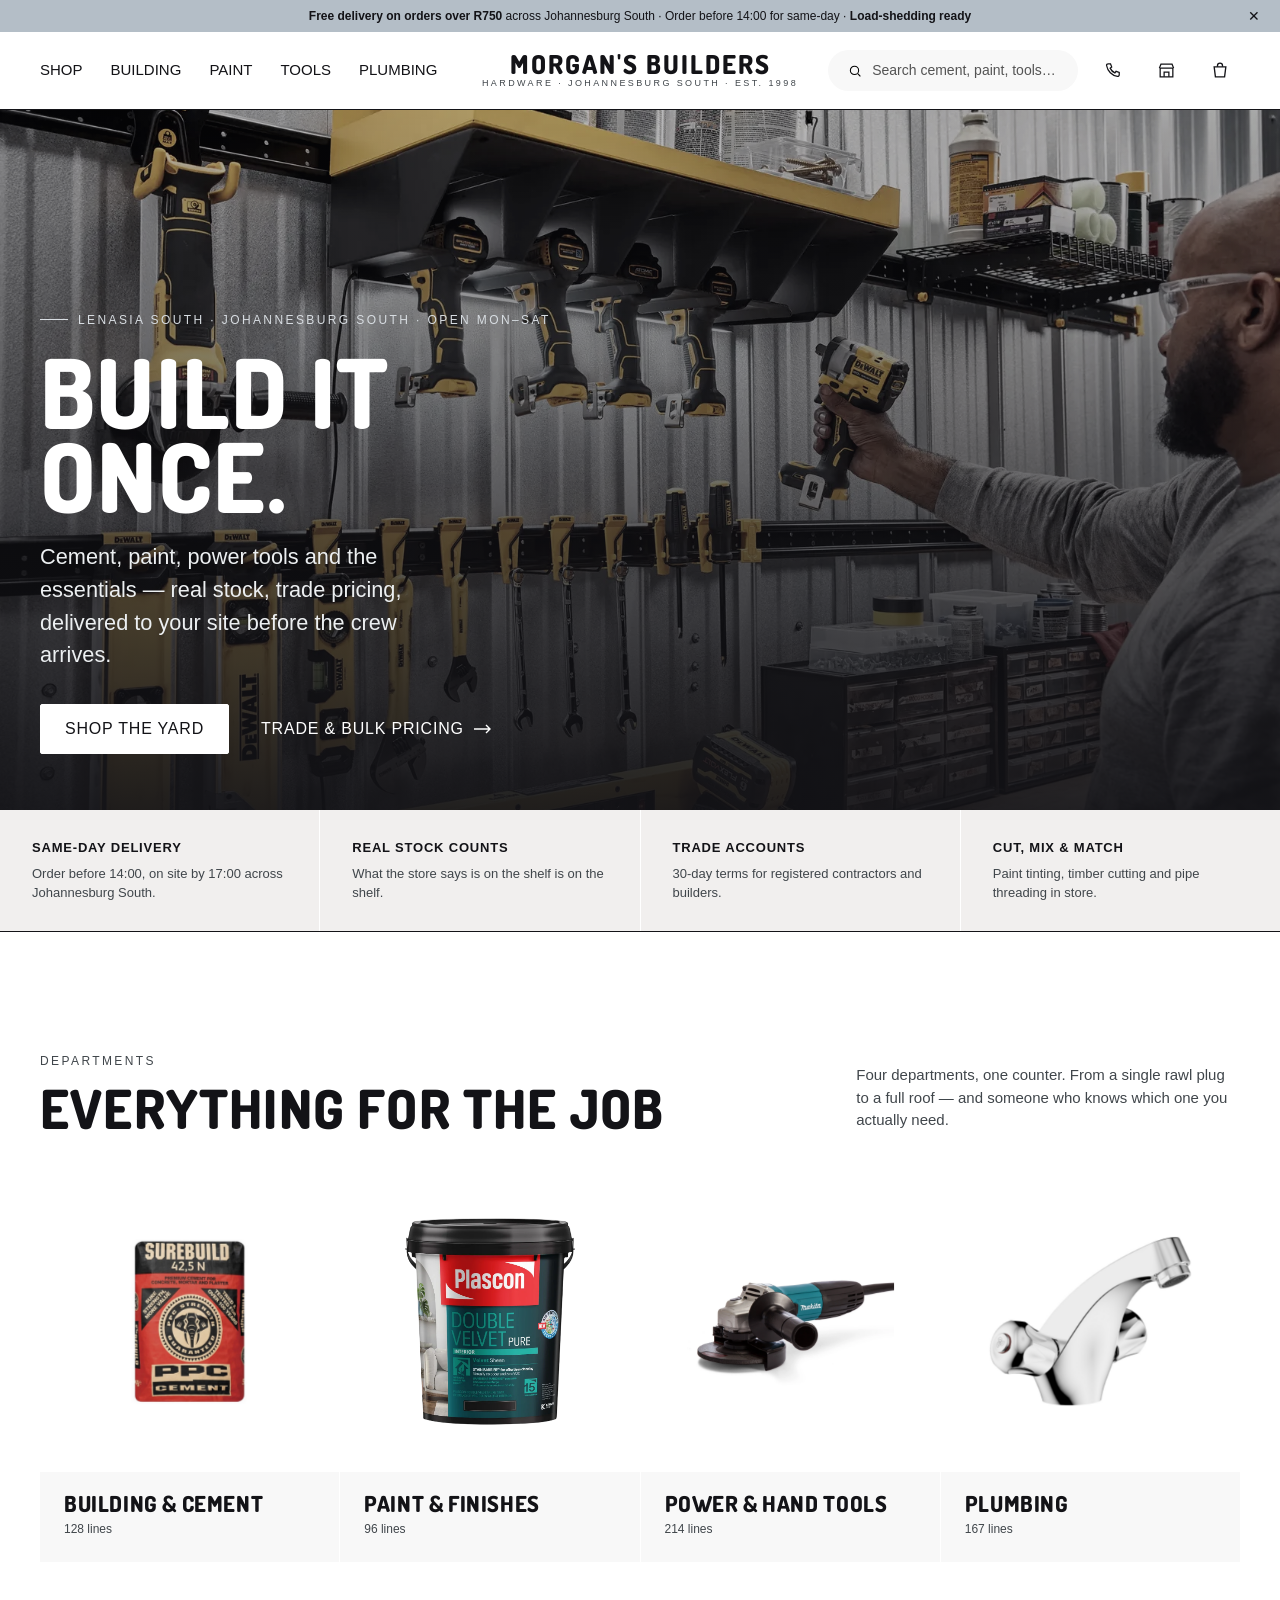
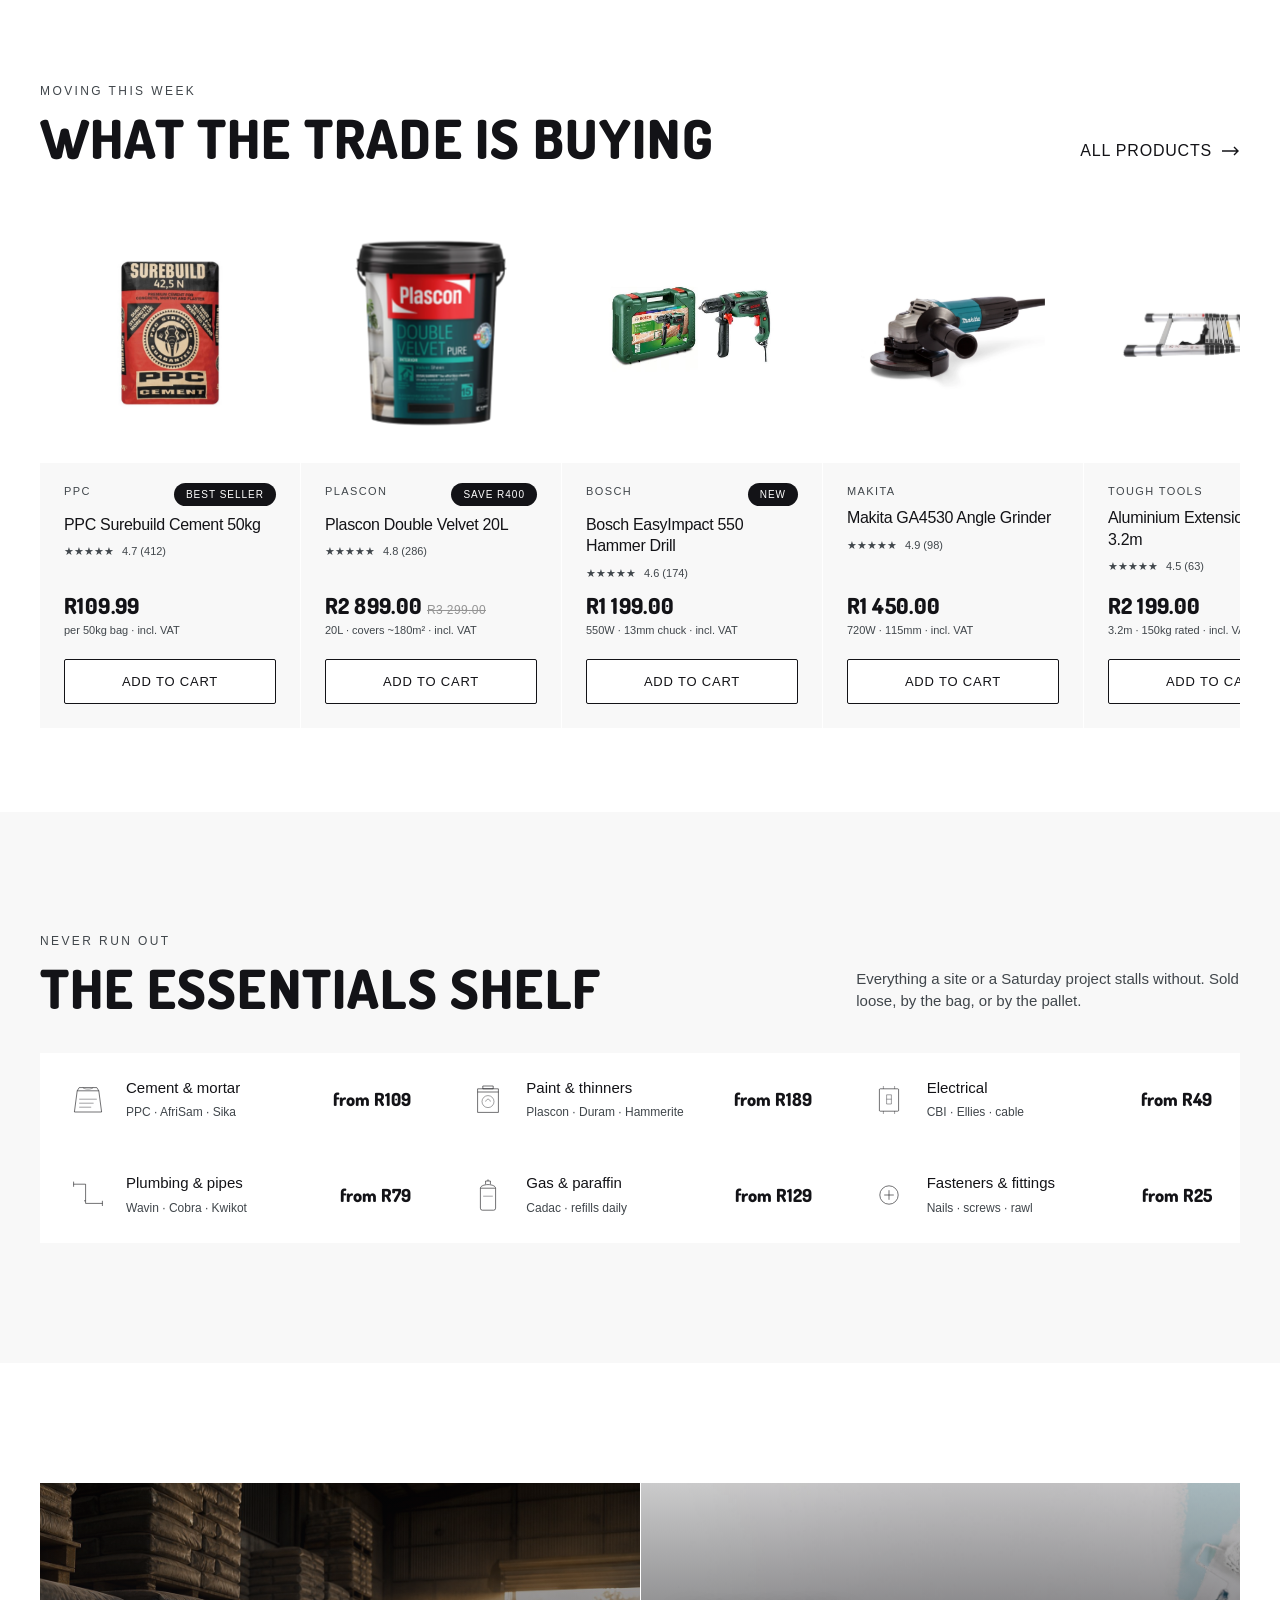
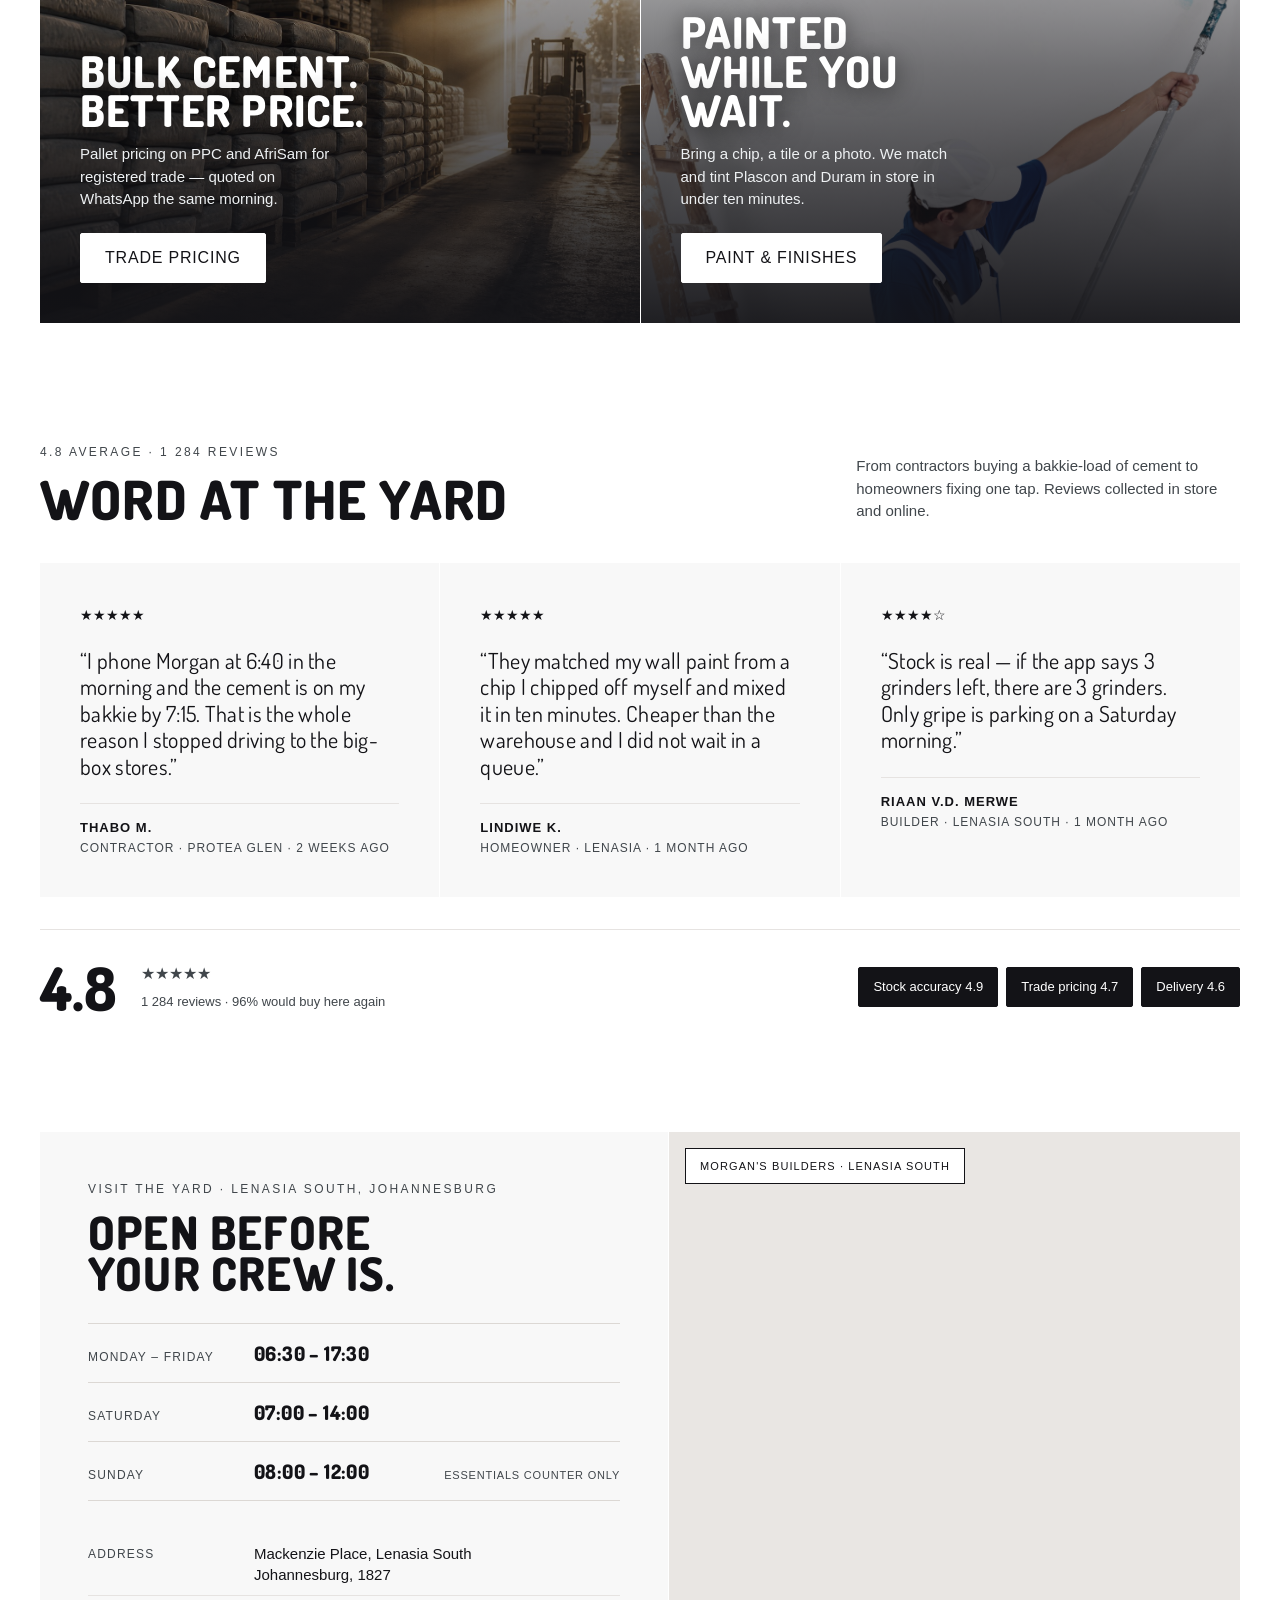
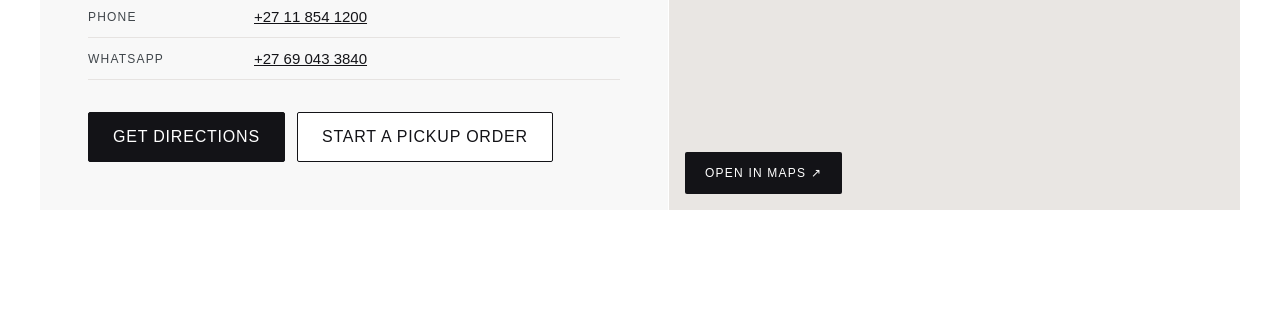
<file: index.html>
<!DOCTYPE html>
<html lang="en-ZA">
<head>
<meta charset="utf-8">
<meta name="viewport" content="width=device-width,initial-scale=1">
<title>Morgan's Builders — Hardware, Building Materials & Essentials · Johannesburg South</title>
<meta name="description" content="Cement, paint, power tools, plumbing and the essentials. Trade pricing, same-day delivery across Johannesburg South. Morgan's Builders, Lenasia South since 1998.">
<link rel="preconnect" href="https://fonts.googleapis.com">
<link rel="preconnect" href="https://fonts.gstatic.com" crossorigin>
<link href="https://fonts.googleapis.com/css2?family=Dosis:wght@400;600;800;900&display=swap" rel="stylesheet">
<link rel="stylesheet" href="assets/css/main.css?v=16">
<link rel="icon" href="data:image/svg+xml,<svg xmlns='http://www.w3.org/2000/svg' viewBox='0 0 32 32'><rect width='32' height='32' fill='%23131317'/><text x='16' y='24' font-family='Arial' font-size='20' font-weight='bold' fill='%23fff' text-anchor='middle'>M</text></svg>">
</head>
<body data-page="home">
<div id="chrome"></div>

<!-- HERO -->
<section class="hero">
  <div class="hero-art" aria-hidden="true"><img class="hero-photo" src="assets/img/store.webp" alt="Tool wall inside the Morgan's Builders yard"></div>
  <div class="hero-in">
    <div class="eyebrow">Lenasia South · Johannesburg South · Open Mon–Sat</div>
    <h1>Build it<br>once.</h1>
    <p>Cement, paint, power tools and the essentials — real stock, trade pricing, delivered to your site before the crew arrives.</p>
    <div class="hero-cta">
      <a class="btn btn-white" href="shop.html">Shop the yard</a>
      <a class="link-white" href="shop.html?cat=Building">Trade & bulk pricing
        <svg width="18" height="10" viewBox="0 0 18 10" fill="none" stroke="#fff" stroke-width="1.4"><path d="M0 5h16M12 1l4 4-4 4"/></svg>
      </a>
    </div>
  </div>
</section>

<div class="trust">
  <div class="wrap" style="padding:0">
    <div><h4>Same-day delivery</h4><p>Order before 14:00, on site by 17:00 across Johannesburg South.</p></div>
    <div><h4>Real stock counts</h4><p>What the store says is on the shelf is on the shelf.</p></div>
    <div><h4>Trade accounts</h4><p>30-day terms for registered contractors and builders.</p></div>
    <div><h4>Cut, mix &amp; match</h4><p>Paint tinting, timber cutting and pipe threading in store.</p></div>
  </div>
</div>

<!-- CATEGORIES -->
<section class="band">
  <div class="wrap">
    <div class="sec-head">
      <div><div class="kicker">Departments</div><h2>Everything for the job</h2></div>
      <p>Four departments, one counter. From a single rawl plug to a full roof — and someone who knows which one you actually need.</p>
    </div>
    <div class="cats" id="cats"></div>
  </div>
</section>

<!-- TRENDING RAIL -->
<section class="band tight" style="padding-top:0">
  <div class="wrap">
    <div class="sec-head">
      <div><div class="kicker">Moving this week</div><h2>What the trade is buying</h2></div>
      <a class="link-white" style="color:#131317" href="shop.html">All products
        <svg width="18" height="10" viewBox="0 0 18 10" fill="none" stroke="#131317" stroke-width="1.4"><path d="M0 5h16M12 1l4 4-4 4"/></svg>
      </a>
    </div>
    <div class="rail" id="rail"></div>
  </div>
</section>

<!-- ESSENTIALS -->
<section class="essentials">
  <div class="wrap">
    <div class="sec-head">
      <div><div class="kicker">Never run out</div><h2>The essentials shelf</h2></div>
      <p>Everything a site or a Saturday project stalls without. Sold loose, by the bag, or by the pallet.</p>
    </div>
    <div class="ess-list" id="ess"></div>
  </div>
</section>

<!-- SPLIT PROMO -->
<section class="band" style="padding-bottom:0">
  <div class="wrap">
    <div class="split">
      <div class="pane">
        <img class="photo" src="assets/img/cement-promo-v2.jpg" alt="Cement bags stacked on pallets in the yard"><div class="pane-scrim"></div>
        <div class="in">
          <h3>Bulk cement. Better price.</h3>
          <p>Pallet pricing on PPC and AfriSam for registered trade — quoted on WhatsApp the same morning.</p>
          <a class="btn btn-white" href="shop.html?cat=Building">Trade pricing</a>
        </div>
      </div>
      <div class="pane">
        <img class="photo" src="assets/img/paint-promo-v2.jpg" alt="Painter rolling a wall"><div class="pane-scrim"></div>
        <div class="in">
          <h3>Painted while you wait.</h3>
          <p>Bring a chip, a tile or a photo. We match and tint Plascon and Duram in store in under ten minutes.</p>
          <a class="btn btn-white" href="shop.html?cat=Paint">Paint &amp; finishes</a>
        </div>
      </div>
    </div>
  </div>
</section>

<!-- REVIEWS -->
<section class="band">
  <div class="wrap">
    <div class="sec-head">
      <div><div class="kicker">4.8 average · 1 284 reviews</div><h2>Word at the yard</h2></div>
      <p>From contractors buying a bakkie-load of cement to homeowners fixing one tap. Reviews collected in store and online.</p>
    </div>
    <div class="reviews" id="reviews"></div>
    <div class="rating-summary">
      <div class="big">4.8</div>
      <div><div class="stars" style="font-size:16px">★★★★★</div>
        <div style="font-size:13px;color:#40464b;margin-top:6px">1 284 reviews · 96% would buy here again</div></div>
      <div style="margin-left:auto;display:flex;gap:8px;flex-wrap:wrap">
        <span class="chip on">Stock accuracy 4.9</span><span class="chip on">Trade pricing 4.7</span><span class="chip on">Delivery 4.6</span>
      </div>
    </div>
  </div>
</section>

<!-- STORE -->
<section class="band" style="padding-top:0">
  <div class="wrap">
    <div class="store">
      <div class="box">
        <div class="kicker">Visit the yard · Lenasia South, Johannesburg</div>
        <h2>Open before<br>your crew is.</h2>
        <div class="hours">
          <div><span>Monday – Friday</span><b>06:30 – 17:30</b></div>
          <div><span>Saturday</span><b>07:00 – 14:00</b></div>
          <div><span>Sunday</span><b>08:00 – 12:00</b><em>Essentials counter only</em></div>
        </div>
        <div class="contact">
          <div><span>Address</span><b>Mackenzie Place, Lenasia South<br>Johannesburg, 1827</b></div>
          <div><span>Phone</span><b><a href="tel:+27118541200">+27 11 854 1200</a></b></div>
          <div><span>WhatsApp</span><b><a href="https://wa.me/27690433840">+27 69 043 3840</a></b></div>
        </div>
        <div style="display:flex;gap:12px;flex-wrap:wrap;margin-top:32px">
          <a class="btn btn-dark" href="https://www.google.com/maps/place/Morgan%27s+Builders/@-26.4017468,27.8729437,833m/data=!3m1!1e3" target="_blank" rel="noopener">Get directions</a>
          <a class="btn" href="shop.html">Start a pickup order</a>
        </div>
      </div>
      <div class="map">
        <iframe title="Map to Morgan's Builders" src="https://maps.google.com/maps?q=-26.4011398,27.8735525&z=16&hl=en&output=embed" loading="lazy" referrerpolicy="no-referrer-when-downgrade" allowfullscreen></iframe>
        <div class="map-cap">Morgan's Builders · Lenasia South</div>
        <a class="map-open" href="https://www.google.com/maps/place/Morgan%27s+Builders/@-26.4017468,27.8729437,833m/data=!3m1!1e3" target="_blank" rel="noopener">Open in Maps ↗</a>
      </div>
    </div>
  </div>
</section>

<script src="assets/js/data.js?v=16"></script>
<script src="assets/js/photos.js?v=16"></script>
<script src="assets/js/main.js?v=16"></script>
</body>
</html>
</file>
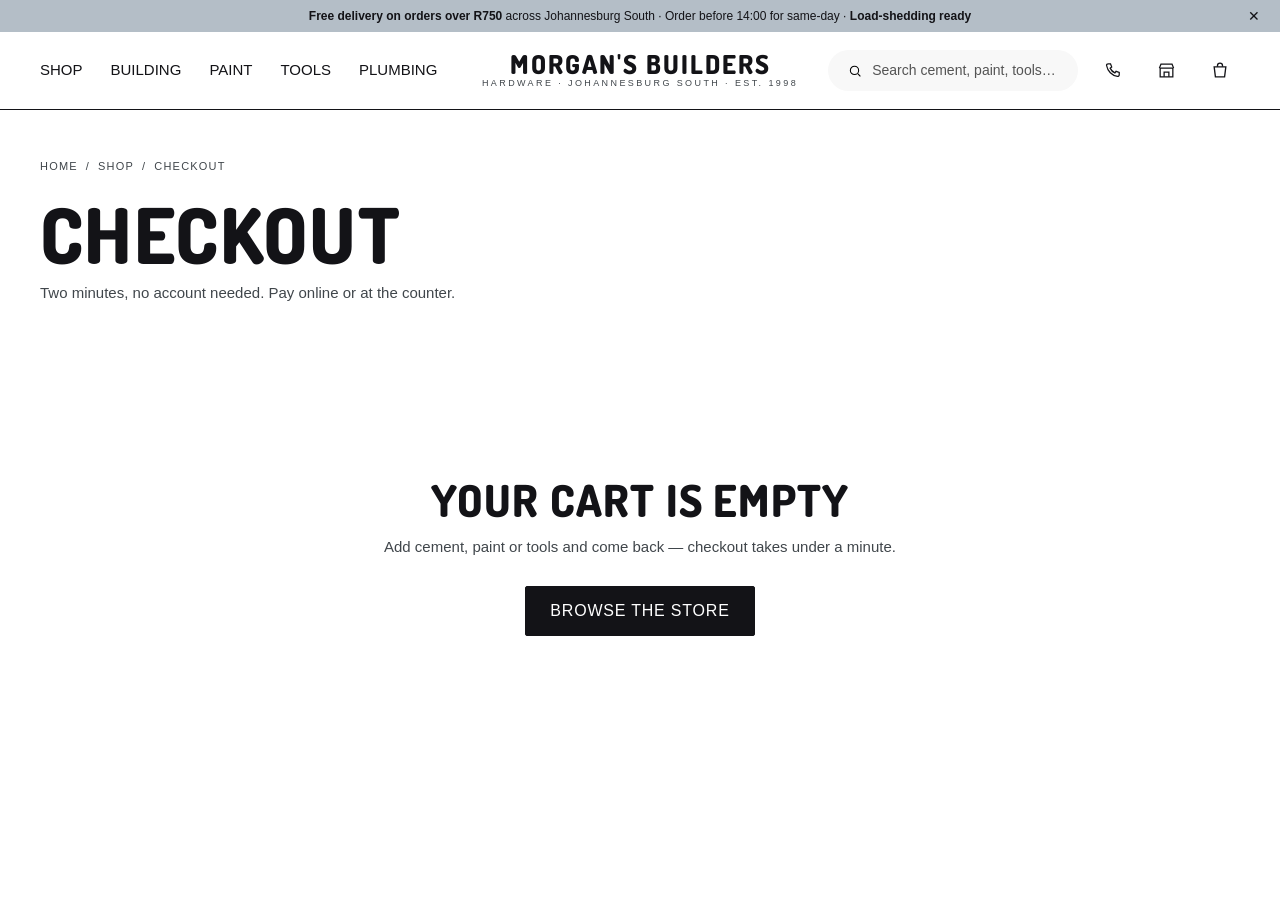
<file: checkout.html>
<!DOCTYPE html>
<html lang="en-ZA">
<head>
<meta charset="utf-8">
<meta name="viewport" content="width=device-width,initial-scale=1">
<title>Checkout · Morgan's Builders</title>
<meta name="description" content="Secure checkout — PayFast, Yoco, Ozow, SnapScan, EFT or pay on collection.">
<link rel="preconnect" href="https://fonts.googleapis.com">
<link rel="preconnect" href="https://fonts.gstatic.com" crossorigin>
<link href="https://fonts.googleapis.com/css2?family=Dosis:wght@400;600;800;900&display=swap" rel="stylesheet">
<link rel="stylesheet" href="assets/css/main.css?v=16">
</head>
<body data-page="checkout">
<div id="chrome"></div>
<div class="wrap">
  <div class="page-hero" style="border-bottom:0;padding:48px 0 0">
    <div class="crumb"><a href="index.html">Home</a><span>/</span><a href="shop.html">Shop</a><span>/</span><span>Checkout</span></div>
    <h1>Checkout</h1>
    <p>Two minutes, no account needed. Pay online or at the counter.</p>
  </div>
  <div class="co" id="coRoot"></div>
</div>
<script src="assets/js/data.js?v=16"></script>
<script src="assets/js/photos.js?v=16"></script>
<script src="assets/js/main.js?v=16"></script>
</body>
</html>
</file>
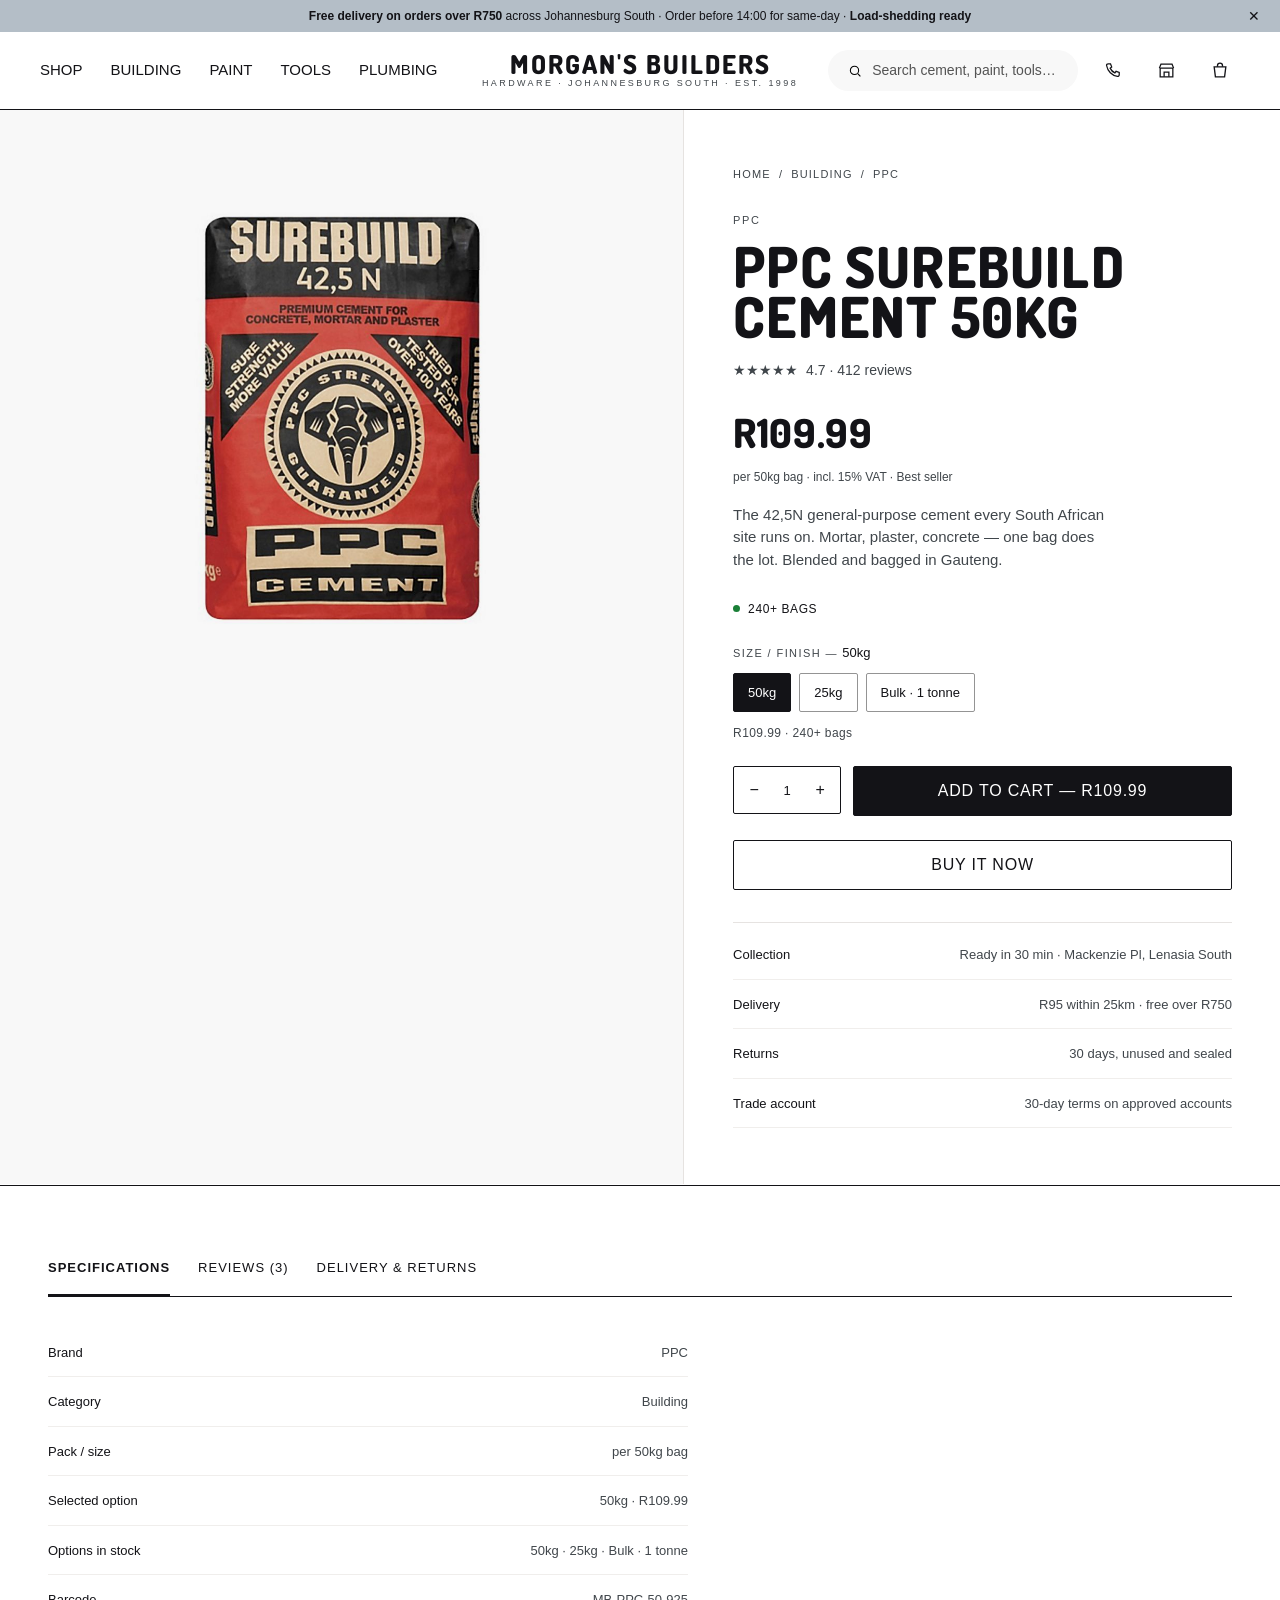
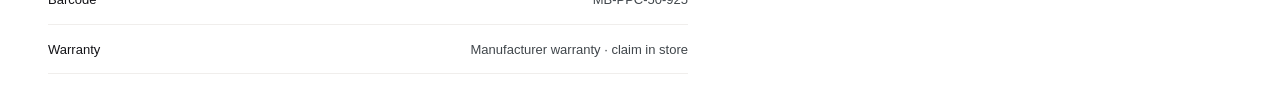
<file: product.html>
<!DOCTYPE html>
<html lang="en-ZA">
<head>
<meta charset="utf-8">
<meta name="viewport" content="width=device-width,initial-scale=1">
<title>Product · Morgan's Builders</title>
<meta name="description" content="Product detail, stock, delivery options and verified customer reviews.">
<link rel="preconnect" href="https://fonts.googleapis.com">
<link rel="preconnect" href="https://fonts.gstatic.com" crossorigin>
<link href="https://fonts.googleapis.com/css2?family=Dosis:wght@400;600;800;900&display=swap" rel="stylesheet">
<link rel="stylesheet" href="assets/css/main.css?v=16">
</head>
<body data-page="product">
<div id="chrome"></div>
<div class="pdp" id="pdp"></div>
<script src="assets/js/data.js?v=16"></script>
<script src="assets/js/photos.js?v=16"></script>
<script src="assets/js/main.js?v=16"></script>
</body>
</html>
</file>
<file: assets/css/main.css>
:root{
  --white:#fff; --mist:#f8f8f8; --porcelain:#f1efee; --black:#131317;
  --counter:#b4bec7; --steel:#949494; --charcoal:#40464b; --pure:#000; --placeholder:#545454; --blue:#005bff;
  --head:"Dosis","Arial Narrow",ui-sans-serif,system-ui,sans-serif;
  --text:Arial,"Helvetica Neue",Helvetica,sans-serif;
  --r-btn:2px; --r-pill:9999px; --r-badge:88px;
  --gap:16px; --section:120px;
}
*{box-sizing:border-box;margin:0;padding:0}
html{-webkit-text-size-adjust:100%;scroll-behavior:smooth}
body{background:var(--white);color:var(--black);font:400 16px/1.5 var(--text);-webkit-font-smoothing:antialiased}
img,svg{display:block;max-width:100%}
a{color:inherit;text-decoration:none}
button{font:inherit;color:inherit;background:none;border:0;cursor:pointer}
input,select,textarea{font:inherit;color:inherit}
h1,h2,h3{font-family:var(--head);font-weight:900;text-transform:uppercase;line-height:.9;letter-spacing:1.2px}
.wrap{max-width:1440px;margin:0 auto;padding:0 40px}
.micro{font-size:12px;line-height:1.33}
.upper{text-transform:uppercase;letter-spacing:.8px}

/* announcement */
.strip{background:var(--counter);color:var(--black);font-size:12px;line-height:16px;text-align:center;padding:8px 40px;position:relative}
.strip b{font-weight:700}
.strip button{position:absolute;right:16px;top:50%;transform:translateY(-50%);font-size:14px;line-height:1;padding:4px}

/* header */
header{background:var(--white);border-bottom:1px solid var(--black)}
.hdr{display:grid;grid-template-columns:1fr auto 1fr;align-items:center;gap:24px;padding:18px 40px;max-width:1440px;margin:0 auto}
.nav{display:flex;gap:28px;font-size:15px;line-height:18px;text-transform:uppercase}
.nav a{padding:6px 0;border-bottom:2px solid transparent}
.nav a:hover,.nav a[aria-current]{border-bottom-color:var(--black)}
.brand{text-align:center;line-height:.82}
.brand .word{font-family:var(--head);font-weight:900;font-size:26px;letter-spacing:2px;text-transform:uppercase;display:block}
.brand .sub{font-size:9px;letter-spacing:2.4px;text-transform:uppercase;color:var(--charcoal);display:block;margin-top:6px}
.utils{display:flex;align-items:center;justify-content:flex-end;gap:14px}
.search{display:flex;align-items:center;gap:10px;background:var(--mist);border-radius:var(--r-pill);padding:10px 20px;min-width:250px}
.search input{border:0;background:none;outline:none;width:100%;font-size:14px}
.search input::placeholder{color:var(--placeholder)}
.icon{width:40px;height:40px;border-radius:100%;display:grid;place-items:center;position:relative}
.icon:hover{background:var(--mist)}
.badge{position:absolute;top:2px;right:0;background:var(--black);color:#fff;font-size:10px;min-width:17px;height:17px;border-radius:var(--r-badge);display:grid;place-items:center;padding:0 4px}
.menu-toggle{display:none;width:40px;height:40px;place-items:center}

/* buttons */
.btn{display:inline-flex;align-items:center;justify-content:center;gap:10px;padding:12px 24px;border-radius:var(--r-btn);border:1px solid var(--black);background:var(--white);color:var(--black);font-size:16px;font-weight:500;letter-spacing:.8px;text-transform:uppercase;transition:background .15s,color .15s}
.btn:hover{background:var(--black);color:#fff}
.btn-dark{background:var(--black);color:#fff}
.btn-dark:hover{background:#2a2a30}
.btn-white{background:#fff;color:var(--black);border-color:#fff}
.btn-white:hover{background:var(--black);color:#fff}
.btn-block{width:100%}
.btn[disabled]{opacity:.45;cursor:not-allowed}

/* hero */
.hero{position:relative;background:var(--black);color:#fff;overflow:hidden;min-height:min(80vh,700px);display:flex;align-items:flex-end}
.hero-art{position:absolute;inset:0;opacity:.9}
.hero-art svg{width:100%;height:100%}
.hero::after{content:"";position:absolute;inset:0;background:linear-gradient(180deg,rgba(19,19,23,.15) 0%,rgba(19,19,23,.55) 55%,rgba(19,19,23,.92) 100%)}
.hero-in{position:relative;z-index:2;padding:64px 40px 56px;max-width:1440px;margin:0 auto;width:100%}
.eyebrow{font-size:12px;letter-spacing:2.4px;text-transform:uppercase;color:#d8dde2;margin-bottom:20px;display:flex;align-items:center;gap:10px}
.eyebrow::before{content:"";width:28px;height:1px;background:#d8dde2}
.hero h1{font-size:clamp(44px,8.6vw,96px);line-height:.88;letter-spacing:1.44px;max-width:16ch;color:#fff}
.hero p{font-family:var(--text);font-size:clamp(16px,1.7vw,24px);font-weight:500;line-height:1.5;max-width:34ch;margin:24px 0 32px;color:#eceff1}
.hero-cta{display:flex;align-items:center;gap:32px;flex-wrap:wrap}
.link-white{color:#fff;text-transform:uppercase;font-size:16px;font-weight:500;letter-spacing:.8px;display:inline-flex;gap:10px;align-items:center}
.link-white:hover{opacity:.75}

/* trust */
.trust{border-bottom:1px solid var(--black);background:var(--porcelain)}
.trust .wrap{display:grid;grid-template-columns:repeat(4,1fr);gap:1px;background:var(--white);padding:0}
.trust div{padding:28px 32px;background:var(--porcelain)}
.trust h4{font-size:13px;letter-spacing:.8px;text-transform:uppercase;margin-bottom:6px}
.trust p{font-size:13px;color:var(--charcoal)}

/* sections */
section.band{padding:var(--section) 0}
.band.tight{padding:80px 0}
.sec-head{display:flex;align-items:flex-end;justify-content:space-between;gap:24px;margin-bottom:40px;flex-wrap:wrap}
.sec-head h2{font-size:clamp(32px,4.2vw,60px);letter-spacing:1.2px}
.sec-head p{max-width:46ch;color:var(--charcoal);font-size:15px}
.kicker{font-size:12px;letter-spacing:2.4px;text-transform:uppercase;color:var(--charcoal);margin-bottom:14px}

/* categories */
.cats{display:grid;grid-template-columns:repeat(4,1fr);gap:1px;background:var(--white)}
.cat{background:var(--mist);padding:0;text-align:left;overflow:hidden;display:block}
.cat .art{aspect-ratio:4/3;display:grid;place-items:center;background:var(--mist);padding:28px}
.cat .lbl{padding:20px 24px 24px;border-top:1px solid #fff}
.cat .lbl b{display:block;font-family:var(--head);font-weight:900;font-size:22px;text-transform:uppercase;letter-spacing:.6px;line-height:1}
.cat .lbl span{font-size:12px;color:var(--charcoal);margin-top:6px;display:block}
.cat:hover .art{background:#f1efee}

/* product rail + grid */
.rail{display:grid;grid-auto-flow:column;grid-auto-columns:minmax(260px,1fr);gap:1px;background:var(--white);overflow-x:auto;scroll-snap-type:x mandatory;padding-bottom:4px}
.grid{display:grid;grid-template-columns:repeat(4,1fr);gap:1px;background:var(--white)}
.card{background:var(--mist);display:flex;flex-direction:column;scroll-snap-align:start;position:relative}
.card .art{aspect-ratio:1;display:grid;place-items:center;padding:32px;background:var(--mist)}
.card .art svg{width:100%;height:100%;max-height:200px}
.card .meta{padding:20px 24px 24px;display:flex;flex-direction:column;gap:8px;flex:1}
.card .top{display:flex;justify-content:space-between;align-items:flex-start;gap:8px}
.tag{background:var(--black);color:#fff;font-size:10px;letter-spacing:1px;text-transform:uppercase;padding:4px 12px;border-radius:var(--r-badge);white-space:nowrap}
.card h3{font-family:var(--text);font-weight:500;font-size:16px;line-height:1.35;letter-spacing:-.32px;text-transform:none}
.card .brandline{font-size:11px;letter-spacing:1.4px;text-transform:uppercase;color:var(--charcoal)}
.card .price{font-family:var(--head);font-weight:900;font-size:22px;letter-spacing:.4px;margin-top:auto}
.card .price small{font-family:var(--text);font-weight:400;font-size:11px;color:var(--charcoal);display:block;letter-spacing:0}
.stars{display:inline-flex;gap:2px;align-items:center;font-size:11px;color:var(--charcoal)}
.stars span{margin-left:6px}
.card .btn{margin-top:12px;padding:12px 16px;font-size:13px}
.swatches{display:flex;gap:6px;margin:2px 0 4px}
.sw{width:16px;height:16px;border-radius:50%;border:1px solid var(--steel)}
.sw.on{box-shadow:0 0 0 1px #fff,0 0 0 2px var(--black)}

/* essentials band */
.essentials{background:var(--mist);padding:var(--section) 0}
.ess-list{display:grid;grid-template-columns:repeat(3,1fr);gap:1px;background:#fff}
.ess{background:#fff;padding:24px 28px;display:flex;gap:18px;align-items:center}
.ess svg{width:40px;height:40px;flex:0 0 40px}
.ess b{display:block;font-size:15px;font-weight:500}
.ess span{font-size:12px;color:var(--charcoal)}
.ess .p{margin-left:auto;font-family:var(--head);font-weight:900;font-size:18px;white-space:nowrap}

/* split promo */
.split{display:grid;grid-template-columns:1fr 1fr;gap:1px;background:#fff}
.split .pane{position:relative;min-height:440px;background:var(--black);color:#fff;display:flex;align-items:flex-end;overflow:hidden}
.split .pane:nth-child(2){background:#1c2724}
.split .pane svg{position:absolute;inset:0;width:100%;height:100%;opacity:.85}
.split .pane .in{position:relative;z-index:2;padding:40px}
.split h3{font-size:clamp(30px,3.4vw,60px);letter-spacing:1.2px;line-height:.9;max-width:12ch}
.split p{font-size:15px;color:#d8dde2;margin:14px 0 22px;max-width:32ch}

/* reviews */
.reviews{display:grid;grid-template-columns:repeat(3,1fr);gap:1px;background:#fff}
.rev{background:var(--mist);padding:40px}
.rev .stars{font-size:14px;color:var(--black)}
.rev blockquote{font-family:var(--head);font-weight:400;font-size:22px;line-height:1.2;letter-spacing:.3px;margin:20px 0 24px;text-transform:none}
.rev .who{font-size:12px;letter-spacing:1px;text-transform:uppercase;color:var(--charcoal);border-top:1px solid #e6e3e1;padding-top:14px}
.rev .who b{display:block;color:var(--black);font-size:13px;margin-bottom:2px}
.rating-summary{display:flex;align-items:center;gap:24px;margin-top:32px;padding-top:32px;border-top:1px solid #e6e3e1;flex-wrap:wrap}
.rating-summary .big{font-family:var(--head);font-weight:900;font-size:60px;line-height:.8}

/* store */
.store{display:grid;grid-template-columns:1.1fr 1fr;gap:1px;background:#fff}
.store .box{background:var(--mist);padding:48px}
.store h2{font-size:clamp(30px,3.6vw,48px);margin-bottom:20px}
.store dl{display:grid;grid-template-columns:120px 1fr;gap:14px 16px;font-size:15px}
.store dt{font-size:11px;letter-spacing:1.4px;text-transform:uppercase;color:var(--charcoal);padding-top:3px}
.map{background:#e9e6e3;position:relative;min-height:340px;overflow:hidden}
.map svg{position:absolute;inset:0;width:100%;height:100%}

/* footer */
footer{background:var(--white);border-top:1px solid var(--black);padding:64px 0 32px;margin-top:0}
.fgrid{display:grid;grid-template-columns:1.6fr repeat(3,1fr);gap:40px}
.fgrid h5{font-size:11px;letter-spacing:1.6px;text-transform:uppercase;margin-bottom:18px;color:var(--black)}
.fgrid a{display:block;font-size:13px;color:var(--charcoal);padding:5px 0}
.fgrid a:hover{color:var(--black);text-decoration:underline}
.fbrand .word{font-family:var(--head);font-weight:900;font-size:24px;letter-spacing:2px;text-transform:uppercase}
.fbrand p{font-size:13px;color:var(--charcoal);max-width:30ch;margin-top:14px}
.fbot{border-top:1px solid #e6e3e1;margin-top:48px;padding-top:24px;display:flex;justify-content:space-between;gap:16px;font-size:11px;color:var(--charcoal);flex-wrap:wrap}

/* photography */
.photo{width:100%;height:100%;object-fit:cover;display:block}
.hero-photo{position:absolute;inset:0;width:100%;height:100%;object-fit:cover;filter:grayscale(.45) contrast(1.08) brightness(.92)}
.split .pane .photo{position:absolute;inset:0;width:100%;height:100%;object-fit:cover;opacity:.9;filter:grayscale(.25) contrast(1.05)}
.card .art,.cat .art,.pdp .gallery,.ditem .art,.summary .li .art,.ess{background:#fff}
.card .art img,.cat .art img,.pdp .gallery img,.ditem .art img,.summary .li .art img{width:100%;height:100%;object-fit:contain;mix-blend-mode:multiply}
.card .art img{max-height:100%;padding:6px}
.cat .art img{padding:18px}
.pdp .gallery img{width:auto;min-width:0;max-width:100%;height:auto;max-height:520px;object-fit:contain;margin:0 auto}
.ess img{width:40px;height:40px;object-fit:contain}
.store-photo{position:absolute;inset:0;width:100%;height:100%;object-fit:cover;filter:grayscale(.2)}

/* promo panes — readable over photography */
.split .pane::after{content:"";position:absolute;inset:0;z-index:1;background:linear-gradient(180deg,rgba(19,19,23,.15) 0%,rgba(19,19,23,.55) 42%,rgba(19,19,23,.94) 100%)}
.split .pane .photo{filter:grayscale(.35) contrast(1.04) brightness(.92);opacity:1}
.split .pane .in{z-index:3}
.split .pane h3{color:#fff;text-shadow:0 2px 24px rgba(0,0,0,.6)}
.split .pane p{color:#eef1f3}

/* store + real map */
.store .box{background:var(--mist);padding:48px}
.hours{margin:28px 0 32px;border-top:1px solid #dcd8d4}
.hours div{display:flex;align-items:baseline;gap:16px;padding:14px 0;border-bottom:1px solid #dcd8d4;font-size:15px}
.hours span{color:var(--charcoal);min-width:150px;font-size:12px;letter-spacing:1.2px;text-transform:uppercase}
.hours b{font-family:var(--head);font-weight:900;font-size:20px;letter-spacing:.4px;color:var(--black)}
.hours em{margin-left:auto;font-style:normal;font-size:11px;letter-spacing:.8px;text-transform:uppercase;color:var(--charcoal)}
.contact div{display:flex;gap:16px;padding:10px 0;font-size:15px;border-bottom:1px solid #e6e3e1}
.contact span{color:var(--charcoal);min-width:150px;font-size:12px;letter-spacing:1.2px;text-transform:uppercase;padding-top:2px}
.contact b{font-weight:500;line-height:1.4}
.contact a{text-decoration:underline}
.map{position:relative;min-height:520px;background:#e9e6e3;overflow:hidden}
.map iframe{position:absolute;inset:0;width:100%;height:100%;border:0;filter:grayscale(.45) contrast(1.03)}
.map-cap{position:absolute;top:16px;left:16px;z-index:2;background:#fff;color:var(--black);padding:9px 14px;font-size:11px;letter-spacing:1.1px;text-transform:uppercase;border:1px solid var(--black)}
.map-open{position:absolute;bottom:16px;left:16px;z-index:2;background:var(--black);color:#fff;padding:12px 20px;font-size:12px;letter-spacing:1.2px;text-transform:uppercase;border-radius:var(--r-btn)}
.map-open:hover{background:#2a2a30}


/* variant feedback */
.pdp .gallery{transition:background-color .3s ease}
.cdot{display:inline-block;width:13px;height:13px;border-radius:50%;border:1px solid rgba(19,19,23,.35);margin-left:8px;vertical-align:-1px}
.chip .cdot{width:9px;height:9px;margin:0 6px 0 0;vertical-align:0;border-color:rgba(255,255,255,.5)}
.chip.on .cdot{border-color:rgba(255,255,255,.7)}
.selnote{font-size:12px;letter-spacing:.4px;color:var(--charcoal);margin-top:12px}
.price-pop{animation:ppop .32s ease}
@keyframes ppop{0%{transform:translateY(3px);opacity:.45}100%{transform:none;opacity:1}}

/* drawer */
.scrim{position:fixed;inset:0;background:rgba(19,19,23,.5);opacity:0;pointer-events:none;transition:opacity .25s;z-index:80}
.scrim.on{opacity:1;pointer-events:auto}
.drawer{position:fixed;top:0;right:0;height:100%;width:min(440px,100%);background:#fff;z-index:90;transform:translateX(100%);transition:transform .28s ease;display:flex;flex-direction:column;border-left:1px solid var(--black)}
.drawer.on{transform:none}
.drawer .dh{display:flex;justify-content:space-between;align-items:center;padding:24px;border-bottom:1px solid var(--black)}
.drawer .dh b{font-family:var(--head);font-weight:900;font-size:20px;text-transform:uppercase;letter-spacing:1px}
.drawer .items{flex:1;overflow-y:auto;padding:0 24px}
.ditem{display:flex;gap:16px;padding:20px 0;border-bottom:1px solid #e6e3e1}
.ditem .art{width:76px;height:76px;background:var(--mist);display:grid;place-items:center;flex:0 0 76px;padding:10px}
.ditem .art svg{width:100%;height:100%}
.ditem b{font-weight:500;font-size:14px;line-height:1.3}
.ditem .sm{font-size:12px;color:var(--charcoal);margin-top:4px}
.qty{display:inline-flex;align-items:center;border:1px solid var(--steel);border-radius:var(--r-btn);margin-top:10px}
.qty button{width:26px;height:26px;display:grid;place-items:center;font-size:14px;line-height:1}
.qty span{min-width:26px;text-align:center;font-size:13px}
.ditem .rm{font-size:11px;text-decoration:underline;color:var(--charcoal);margin-top:8px;display:inline-block}
.drawer .df{border-top:1px solid var(--black);padding:24px}
.sumrow{display:flex;justify-content:space-between;font-size:14px;padding:5px 0}
.sumrow.tot{font-family:var(--head);font-weight:900;font-size:22px;letter-spacing:.6px;border-top:1px solid #e6e3e1;margin-top:12px;padding-top:14px}
.empty{padding:64px 0;text-align:center;color:var(--charcoal);font-size:14px}

/* product page */
.pdp{display:grid;grid-template-columns:minmax(0,1.15fr) minmax(0,1fr);gap:1px;background:#fff;align-items:start}
.pdp .gallery{background:var(--mist);padding:48px;position:static;align-self:stretch;display:grid;grid-template-columns:minmax(0,1fr);align-content:start;justify-items:center;overflow:hidden;border-right:1px solid #e6e3e1}
.pdp .gallery svg{width:100%;max-width:460px;height:auto}
.pdp .detail{padding:56px 48px}
.crumb{font-size:11px;letter-spacing:1.2px;text-transform:uppercase;color:var(--charcoal);margin-bottom:24px;display:flex;gap:8px;flex-wrap:wrap}
.pdp h1{font-size:clamp(32px,4.4vw,60px);letter-spacing:1.2px;margin:10px 0 16px;line-height:.9}
.pdp .pr{font-family:var(--head);font-weight:900;font-size:40px;letter-spacing:.6px;margin:20px 0 6px}
.pdp .pr small{font-family:var(--text);font-weight:400;font-size:12px;color:var(--charcoal);display:block;letter-spacing:0;margin-top:6px}
.desc{font-size:15px;color:var(--charcoal);margin:18px 0 24px;max-width:46ch}
.opt{margin:24px 0}
.opt .lab{font-size:11px;letter-spacing:1.4px;text-transform:uppercase;color:var(--charcoal);margin-bottom:10px}
.opt .lab b{color:var(--black);letter-spacing:0;text-transform:none;font-weight:500;font-size:13px}
.chips{display:flex;gap:8px;flex-wrap:wrap}
.chip{border:1px solid var(--steel);border-radius:var(--r-btn);padding:9px 14px;font-size:13px;background:#fff}
.chip.on{border-color:var(--black);background:var(--black);color:#fff}
.row{display:flex;gap:12px;align-items:stretch;margin:24px 0}
.row .qty{border-color:var(--black);height:48px;margin:0}
.row .qty button{width:40px;height:100%;font-size:16px}
.row .btn{flex:1}
.stock{display:inline-flex;align-items:center;gap:8px;font-size:12px;letter-spacing:.6px;text-transform:uppercase}
.dot{width:7px;height:7px;border-radius:50%;background:#1a7f37}
.svc{display:grid;gap:1px;background:#fff;border-top:1px solid #e6e3e1;margin-top:32px;padding-top:8px}
.svc div{display:flex;justify-content:space-between;gap:16px;padding:14px 0;font-size:13px;border-bottom:1px solid #f0eeec}
.svc span:last-child{color:var(--charcoal);text-align:right}
.tabs{display:flex;gap:28px;border-bottom:1px solid var(--black);margin:0 0 32px;overflow-x:auto}
.tab{padding:16px 0;font-size:13px;letter-spacing:1px;text-transform:uppercase;border-bottom:2px solid transparent;white-space:nowrap}
.tab.on{border-bottom-color:var(--black);font-weight:700}
.pdp-tabs{grid-column:1/-1;border-top:1px solid var(--black);padding:56px 0 0;background:#fff}
.pdp-tabs .wrap{padding:0 48px 24px}
.rv{display:grid;gap:0}
.rv .item{padding:24px 0;border-bottom:1px solid #e6e3e1;max-width:70ch}
.rv .item .hd{display:flex;justify-content:space-between;gap:16px;font-size:13px;margin-bottom:8px}
.rv .item p{font-size:14px;color:var(--charcoal)}
.rv .item .vd{font-size:10px;letter-spacing:1px;text-transform:uppercase;color:#1a7f37;margin-left:8px}

/* checkout */
.co{display:grid;grid-template-columns:1.25fr 1fr;gap:60px;align-items:start;padding:56px 0 120px}
.steps{display:flex;gap:24px;font-size:11px;letter-spacing:1.4px;text-transform:uppercase;color:var(--steel);margin-bottom:40px}
.steps b{color:var(--black)}
.field{margin-bottom:18px}
.field label{display:block;font-size:11px;letter-spacing:1.2px;text-transform:uppercase;color:var(--charcoal);margin-bottom:6px}
.field input,.field select,.field textarea{width:100%;border:1px solid var(--steel);border-radius:var(--r-btn);padding:13px 14px;background:#fff;outline:none;font-size:15px}
.field input:focus,.field select:focus,.field textarea:focus{border-color:var(--black)}
.two{display:grid;grid-template-columns:1fr 1fr;gap:18px}
.three{display:grid;grid-template-columns:1.4fr 1fr 1fr;gap:18px}
h3.blk{font-size:20px;letter-spacing:1px;margin:40px 0 18px;padding-bottom:12px;border-bottom:1px solid var(--black)}
h3.blk:first-of-type{margin-top:0}
.pick{display:flex;gap:14px;align-items:flex-start;border:1px solid var(--steel);border-radius:var(--r-btn);padding:16px;margin-bottom:10px;cursor:pointer;background:#fff}
.pick.on{border-color:var(--black);box-shadow:inset 0 0 0 1px var(--black)}
.pick .rad{width:16px;height:16px;border-radius:50%;border:1px solid var(--steel);flex:0 0 16px;margin-top:2px;display:grid;place-items:center}
.pick.on .rad{border-color:var(--black)}
.pick.on .rad::after{content:"";width:8px;height:8px;border-radius:50%;background:var(--black)}
.pick b{display:block;font-size:14px;font-weight:500}
.pick span{font-size:12px;color:var(--charcoal);display:block;margin-top:3px}
.pick .pf{margin-left:auto;font-family:var(--head);font-weight:900;font-size:16px}
.gw{display:grid;grid-template-columns:1fr 1fr;gap:10px}
.summary{background:var(--mist);padding:32px;position:sticky;top:24px}
.summary h3{font-size:18px;letter-spacing:1px;margin-bottom:20px}
.summary .li{display:flex;gap:12px;padding:14px 0;border-bottom:1px solid #e6e3e1;font-size:13px}
.summary .li .art{width:52px;height:52px;background:#fff;display:grid;place-items:center;flex:0 0 52px;padding:6px}
.summary .li b{font-weight:500}
.summary .li .q{color:var(--charcoal);font-size:12px;margin-top:2px}
.summary .li .p{margin-left:auto;white-space:nowrap;font-weight:500}
.lock{display:flex;gap:8px;align-items:center;font-size:11px;color:var(--charcoal);margin-top:16px;justify-content:center;letter-spacing:.4px}

/* overlay / toast */
.proc{position:fixed;inset:0;background:rgba(19,19,23,.72);z-index:120;display:none;place-items:center;padding:24px}
.proc.on{display:grid}
.proc .box{background:#fff;max-width:420px;width:100%;padding:48px 40px;text-align:center}
.spin{width:36px;height:36px;border:2px solid #e6e3e1;border-top-color:var(--black);border-radius:50%;margin:0 auto 24px;animation:sp .8s linear infinite}
@keyframes sp{to{transform:rotate(360deg)}}
.proc h3{font-size:24px;margin-bottom:10px}
.proc p{font-size:14px;color:var(--charcoal)}
.toast{position:fixed;left:50%;bottom:32px;transform:translate(-50%,24px);background:var(--black);color:#fff;padding:14px 22px;font-size:13px;letter-spacing:.4px;z-index:130;opacity:0;transition:.25s;pointer-events:none;border-radius:var(--r-btn)}
.toast.on{opacity:1;transform:translate(-50%,0)}

/* pages hero */
.page-hero{border-bottom:1px solid var(--black);padding:56px 0 40px}
.page-hero h1{font-size:clamp(40px,6vw,80px);letter-spacing:1.4px}
.page-hero p{color:var(--charcoal);font-size:15px;margin-top:14px;max-width:56ch}
.filters{display:flex;gap:8px;flex-wrap:wrap;margin:28px 0 0}
.filters .chip{font-size:12px;letter-spacing:.6px;text-transform:uppercase;padding:9px 16px}

@media(max-width:1080px){
  .wrap{padding:0 24px}
  .hdr{padding:14px 24px;gap:12px}
  .nav{display:none}
  .menu-toggle{display:grid}
  .search{min-width:0;width:100%}
  .search input{width:100%}
  .grid,.cats{grid-template-columns:repeat(2,1fr)}
  .ess-list{grid-template-columns:1fr}
  .split,.reviews,.store,.pdp,.co{grid-template-columns:minmax(0,1fr)}
  .trust .wrap{grid-template-columns:1fr 1fr}
  .fgrid{grid-template-columns:1fr 1fr}
  section.band{padding:64px 0}
  .reviews>.rev{padding:32px 24px}
  .store .box{padding:32px 24px}
  .pdp .gallery{position:static;padding:40px 24px}
  .pdp .detail{padding:32px 24px}
  .summary{position:static}
  .co{gap:32px;padding:32px 0 64px}
  .hero-in{padding:48px 24px 40px}
  .split .pane{min-height:360px}
  .two,.three,.gw{grid-template-columns:1fr}
  .hours div{display:grid;grid-template-columns:1fr auto;gap:2px 12px}
  .hours span{min-width:0}
  .hours b{font-size:18px;white-space:nowrap}
  .hours em{grid-column:1/-1;margin:4px 0 0}
  .contact div{display:grid;grid-template-columns:1fr;gap:2px;padding:12px 0}
  .contact span{min-width:0;padding-top:0}
  .map{min-height:420px}
  .map-cap{font-size:10px;padding:7px 10px;max-width:70%}
  .row .btn{font-size:13px;padding:12px 10px;letter-spacing:.4px;white-space:nowrap}
  .row .qty button{width:32px}
  .strip{font-size:11px;padding:8px 32px}
}
@media(max-width:620px){
  .hdr{grid-template-columns:auto 1fr;grid-template-areas:"menu brand" "utils utils";align-items:center;row-gap:10px}
  .menu-toggle{grid-area:menu}
  .brand{grid-area:brand;text-align:left;justify-self:start}
  .brand .word{font-size:18px;letter-spacing:1.1px}
  .brand .sub{display:none}
  .utils{grid-area:utils;justify-content:space-between;margin-top:4px}
  .search{flex:1;min-width:0}
  .search input{width:100%}
  .grid,.cats{grid-template-columns:1fr 1fr}
  .card .meta{padding:14px 14px 18px}
  .card h3{font-size:14px}
  .card .art{padding:18px}
  .trust .wrap{grid-template-columns:1fr}
  .fgrid{grid-template-columns:1fr}
  .brand .word{font-size:20px}
  .utils{gap:6px}
  .search{padding:8px 12px}
  .rail{grid-auto-columns:74%}
  .details h2{}
}
</file>
